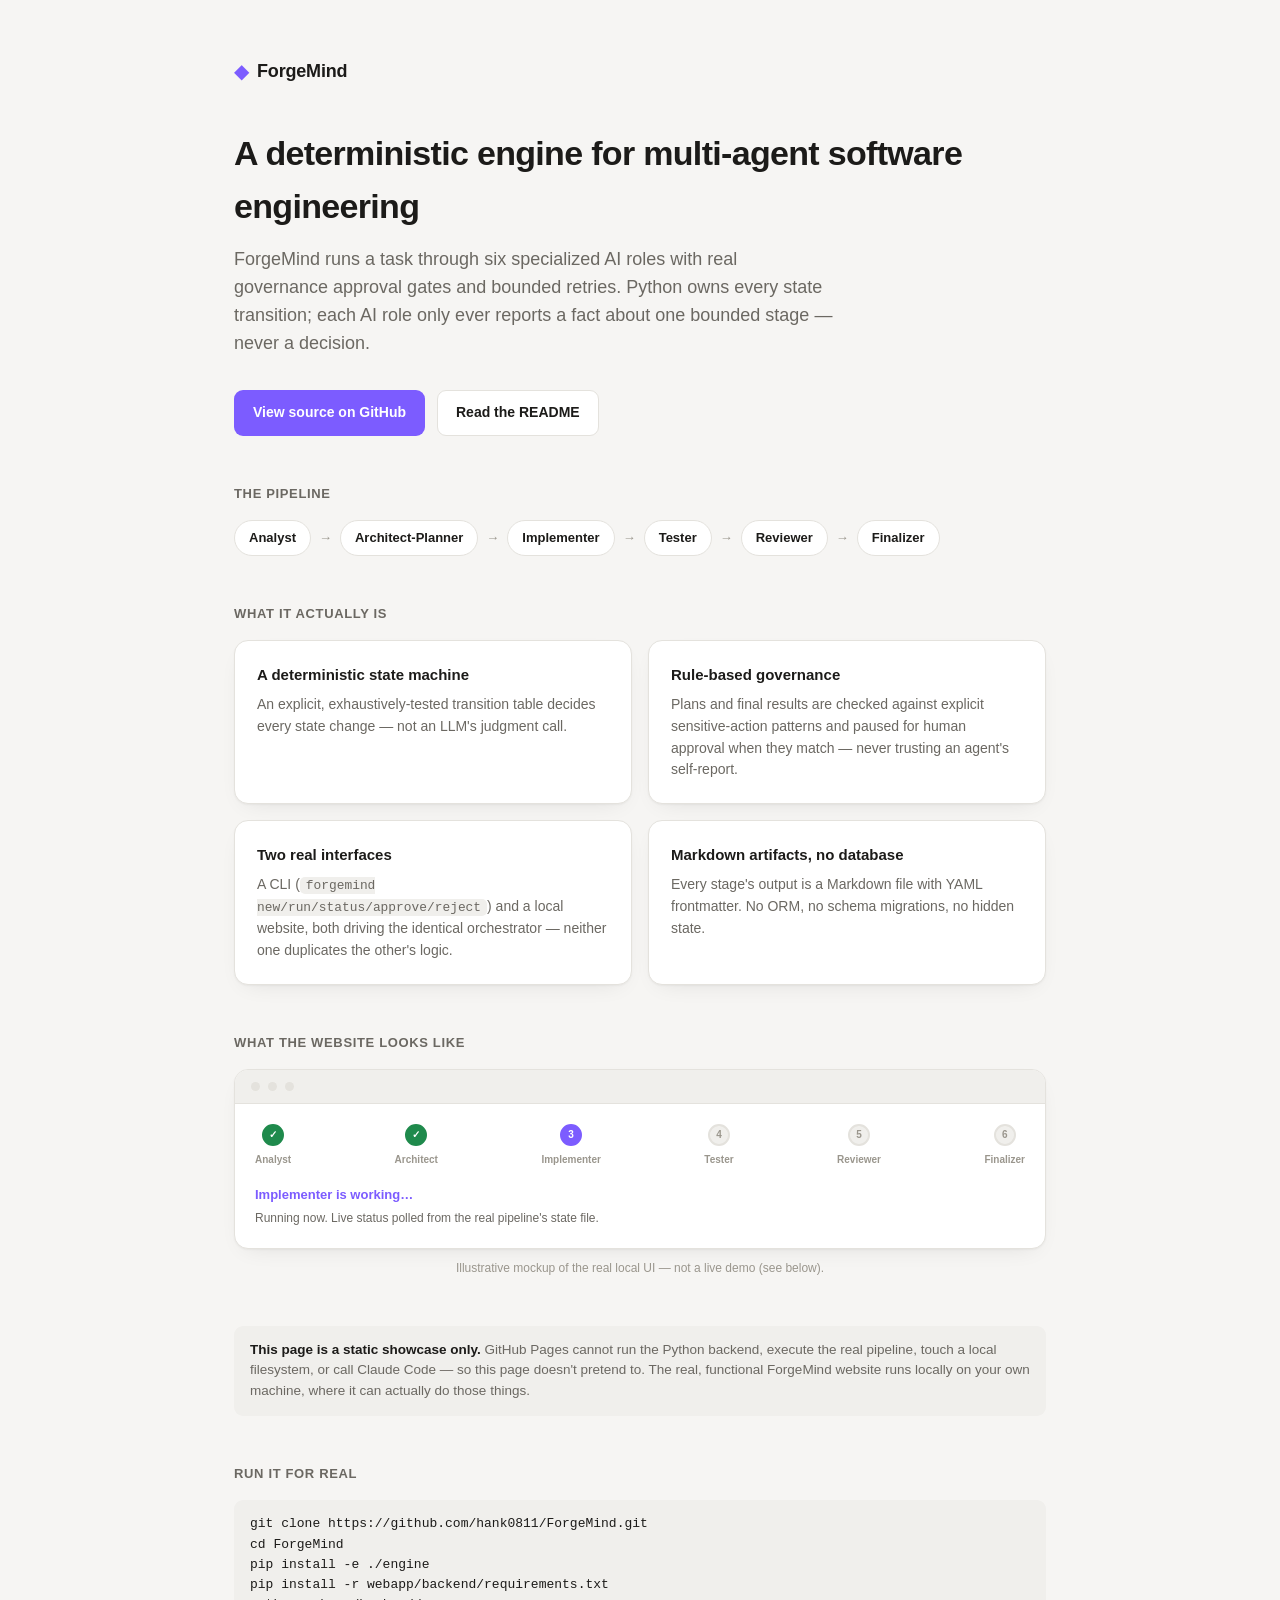
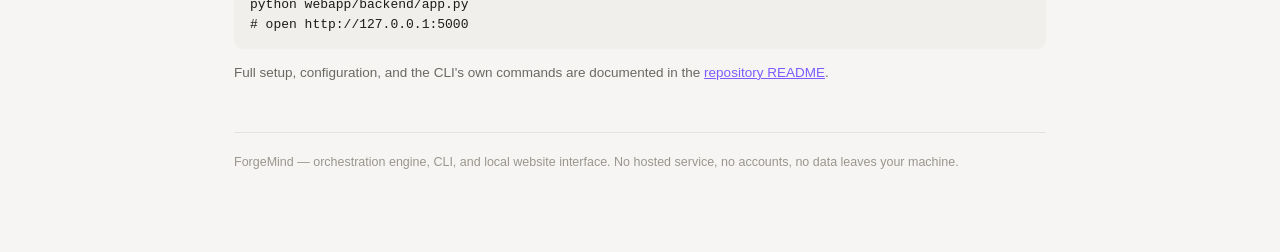
<file: docs/index.html>
<!doctype html>
<html lang="en">
<head>
<meta charset="utf-8" />
<meta name="viewport" content="width=device-width, initial-scale=1" />
<title>ForgeMind</title>
<meta name="description" content="ForgeMind: a deterministic, Python-owned multi-agent software-engineering orchestration engine with governance approval gates." />
<style>
:root {
  --bg: #f6f5f3; --surface: #ffffff; --surface-2: #f0efec; --border: #e4e2dd;
  --text: #1c1b19; --text-muted: #6b6862; --text-faint: #9a968d;
  --accent: #7c5cff; --accent-text: #ffffff;
  --shadow: 0 1px 2px rgba(20,18,14,.04), 0 8px 24px -12px rgba(20,18,14,.12);
  --radius: 14px; --radius-sm: 9px;
}
@media (prefers-color-scheme: dark) {
  :root {
    --bg: #17161a; --surface: #1f1e23; --surface-2: #26252b; --border: #34333a;
    --text: #efeef0; --text-muted: #a7a3ac; --text-faint: #716e78;
    --accent: #9a84ff; --accent-text: #17161a;
    --shadow: 0 1px 2px rgba(0,0,0,.3), 0 8px 24px -12px rgba(0,0,0,.5);
  }
}
* { box-sizing: border-box; }
html, body { margin: 0; background: var(--bg); color: var(--text); }
body {
  font-family: -apple-system, BlinkMacSystemFont, "Segoe UI", Inter, Roboto, Helvetica, Arial, sans-serif;
  line-height: 1.55;
}
.wrap { max-width: 860px; margin: 0 auto; padding: 56px 24px 80px; }
header.top { display: flex; align-items: center; gap: 8px; margin-bottom: 40px; }
.mark { color: var(--accent); font-size: 20px; }
.name { font-weight: 700; font-size: 18px; letter-spacing: -0.01em; }

h1 { font-size: 34px; letter-spacing: -0.02em; margin: 0 0 14px; }
.lede { font-size: 18px; color: var(--text-muted); max-width: 60ch; margin: 0 0 32px; }

.actions { display: flex; gap: 12px; flex-wrap: wrap; margin-bottom: 48px; }
.btn {
  display: inline-block; font-weight: 650; font-size: 14px; text-decoration: none;
  padding: 11px 18px; border-radius: var(--radius-sm); border: 1px solid var(--border);
  color: var(--text); background: var(--surface);
}
.btn.primary { background: var(--accent); color: var(--accent-text); border-color: transparent; }

section { margin-bottom: 48px; }
h2 { font-size: 13px; text-transform: uppercase; letter-spacing: .05em; color: var(--text-muted); margin: 0 0 16px; }

.flow {
  display: flex; flex-wrap: wrap; gap: 8px; align-items: center;
  font-size: 13px; font-weight: 650; color: var(--text-muted);
}
.flow span.stage {
  background: var(--surface); border: 1px solid var(--border); border-radius: 999px;
  padding: 7px 14px; color: var(--text);
}
.flow span.arrow { color: var(--text-faint); }

.card { background: var(--surface); border: 1px solid var(--border); border-radius: var(--radius); box-shadow: var(--shadow); padding: 22px; }
.grid { display: grid; grid-template-columns: 1fr 1fr; gap: 16px; }
@media (max-width: 640px) { .grid { grid-template-columns: 1fr; } }
.grid .card h3 { margin: 0 0 8px; font-size: 15px; }
.grid .card p { margin: 0; font-size: 14px; color: var(--text-muted); }

.mockup { padding: 0; overflow: hidden; }
.mockup .bar { display: flex; gap: 8px; padding: 12px 16px; border-bottom: 1px solid var(--border); background: var(--surface-2); }
.mockup .dot { width: 9px; height: 9px; border-radius: 50%; background: var(--border); }
.mockup .body { padding: 20px; }
.mockup .stages { display: flex; justify-content: space-between; margin-bottom: 18px; }
.mockup .stages .s { display: flex; flex-direction: column; align-items: center; gap: 6px; font-size: 10px; color: var(--text-faint); font-weight: 700; }
.mockup .stages .dot2 { width: 22px; height: 22px; border-radius: 50%; background: var(--surface-2); border: 2px solid var(--border); display: flex; align-items: center; justify-content: center; font-size: 10px; }
.mockup .stages .s.done .dot2 { background: #1f8a4c; border-color: #1f8a4c; color: #fff; }
.mockup .stages .s.active .dot2 { background: var(--accent); border-color: var(--accent); color: var(--accent-text); }
.mockup .status { font-size: 13px; font-weight: 650; color: var(--accent); margin-bottom: 4px; }
.mockup .sub { font-size: 12px; color: var(--text-muted); }
.mockup .caption { font-size: 12px; color: var(--text-faint); text-align: center; margin-top: 10px; }

.note {
  font-size: 13.5px; color: var(--text-muted); background: var(--surface-2);
  border-radius: var(--radius-sm); padding: 14px 16px;
}
.note strong { color: var(--text); }

footer { font-size: 12.5px; color: var(--text-faint); border-top: 1px solid var(--border); padding-top: 20px; }
code { background: var(--surface-2); padding: 1px 6px; border-radius: 5px; font-size: 0.92em; }
pre { background: var(--surface-2); border-radius: var(--radius-sm); padding: 14px 16px; overflow-x: auto; font-size: 13px; }
a { color: var(--accent); }
</style>
</head>
<body>
<div class="wrap">
  <header class="top">
    <span class="mark" aria-hidden="true">&#9670;</span>
    <span class="name">ForgeMind</span>
  </header>

  <h1>A deterministic engine for multi-agent software engineering</h1>
  <p class="lede">
    ForgeMind runs a task through six specialized AI roles with real
    governance approval gates and bounded retries. Python owns every state
    transition; each AI role only ever reports a fact about one bounded
    stage &mdash; never a decision.
  </p>

  <div class="actions">
    <a class="btn primary" href="https://github.com/hank0811/ForgeMind">View source on GitHub</a>
    <a class="btn" href="https://github.com/hank0811/ForgeMind#readme">Read the README</a>
  </div>

  <section>
    <h2>The pipeline</h2>
    <div class="flow">
      <span class="stage">Analyst</span><span class="arrow">&rarr;</span>
      <span class="stage">Architect-Planner</span><span class="arrow">&rarr;</span>
      <span class="stage">Implementer</span><span class="arrow">&rarr;</span>
      <span class="stage">Tester</span><span class="arrow">&rarr;</span>
      <span class="stage">Reviewer</span><span class="arrow">&rarr;</span>
      <span class="stage">Finalizer</span>
    </div>
  </section>

  <section>
    <h2>What it actually is</h2>
    <div class="grid">
      <div class="card">
        <h3>A deterministic state machine</h3>
        <p>An explicit, exhaustively-tested transition table decides every state change &mdash; not an LLM's judgment call.</p>
      </div>
      <div class="card">
        <h3>Rule-based governance</h3>
        <p>Plans and final results are checked against explicit sensitive-action patterns and paused for human approval when they match &mdash; never trusting an agent's self-report.</p>
      </div>
      <div class="card">
        <h3>Two real interfaces</h3>
        <p>A CLI (<code>forgemind new/run/status/approve/reject</code>) and a local website, both driving the identical orchestrator &mdash; neither one duplicates the other's logic.</p>
      </div>
      <div class="card">
        <h3>Markdown artifacts, no database</h3>
        <p>Every stage's output is a Markdown file with YAML frontmatter. No ORM, no schema migrations, no hidden state.</p>
      </div>
    </div>
  </section>

  <section>
    <h2>What the website looks like</h2>
    <div class="card mockup">
      <div class="bar"><span class="dot"></span><span class="dot"></span><span class="dot"></span></div>
      <div class="body">
        <div class="stages">
          <div class="s done"><div class="dot2">&#10003;</div>Analyst</div>
          <div class="s done"><div class="dot2">&#10003;</div>Architect</div>
          <div class="s active"><div class="dot2">3</div>Implementer</div>
          <div class="s"><div class="dot2">4</div>Tester</div>
          <div class="s"><div class="dot2">5</div>Reviewer</div>
          <div class="s"><div class="dot2">6</div>Finalizer</div>
        </div>
        <div class="status">Implementer is working&hellip;</div>
        <div class="sub">Running now. Live status polled from the real pipeline's state file.</div>
      </div>
    </div>
    <p class="caption" style="text-align:center; color: var(--text-faint); font-size: 12px; margin-top: 10px;">
      Illustrative mockup of the real local UI &mdash; not a live demo (see below).
    </p>
  </section>

  <section>
    <div class="note">
      <strong>This page is a static showcase only.</strong> GitHub Pages
      cannot run the Python backend, execute the real pipeline, touch a
      local filesystem, or call Claude Code &mdash; so this page doesn't
      pretend to. The real, functional ForgeMind website runs locally on
      your own machine, where it can actually do those things.
    </div>
  </section>

  <section>
    <h2>Run it for real</h2>
    <pre>git clone https://github.com/hank0811/ForgeMind.git
cd ForgeMind
pip install -e ./engine
pip install -r webapp/backend/requirements.txt
python webapp/backend/app.py
# open http://127.0.0.1:5000</pre>
    <p style="font-size: 13.5px; color: var(--text-muted);">
      Full setup, configuration, and the CLI's own commands are documented in the
      <a href="https://github.com/hank0811/ForgeMind#readme">repository README</a>.
    </p>
  </section>

  <footer>
    ForgeMind &mdash; orchestration engine, CLI, and local website interface.
    No hosted service, no accounts, no data leaves your machine.
  </footer>
</div>
</body>
</html>
</file>
